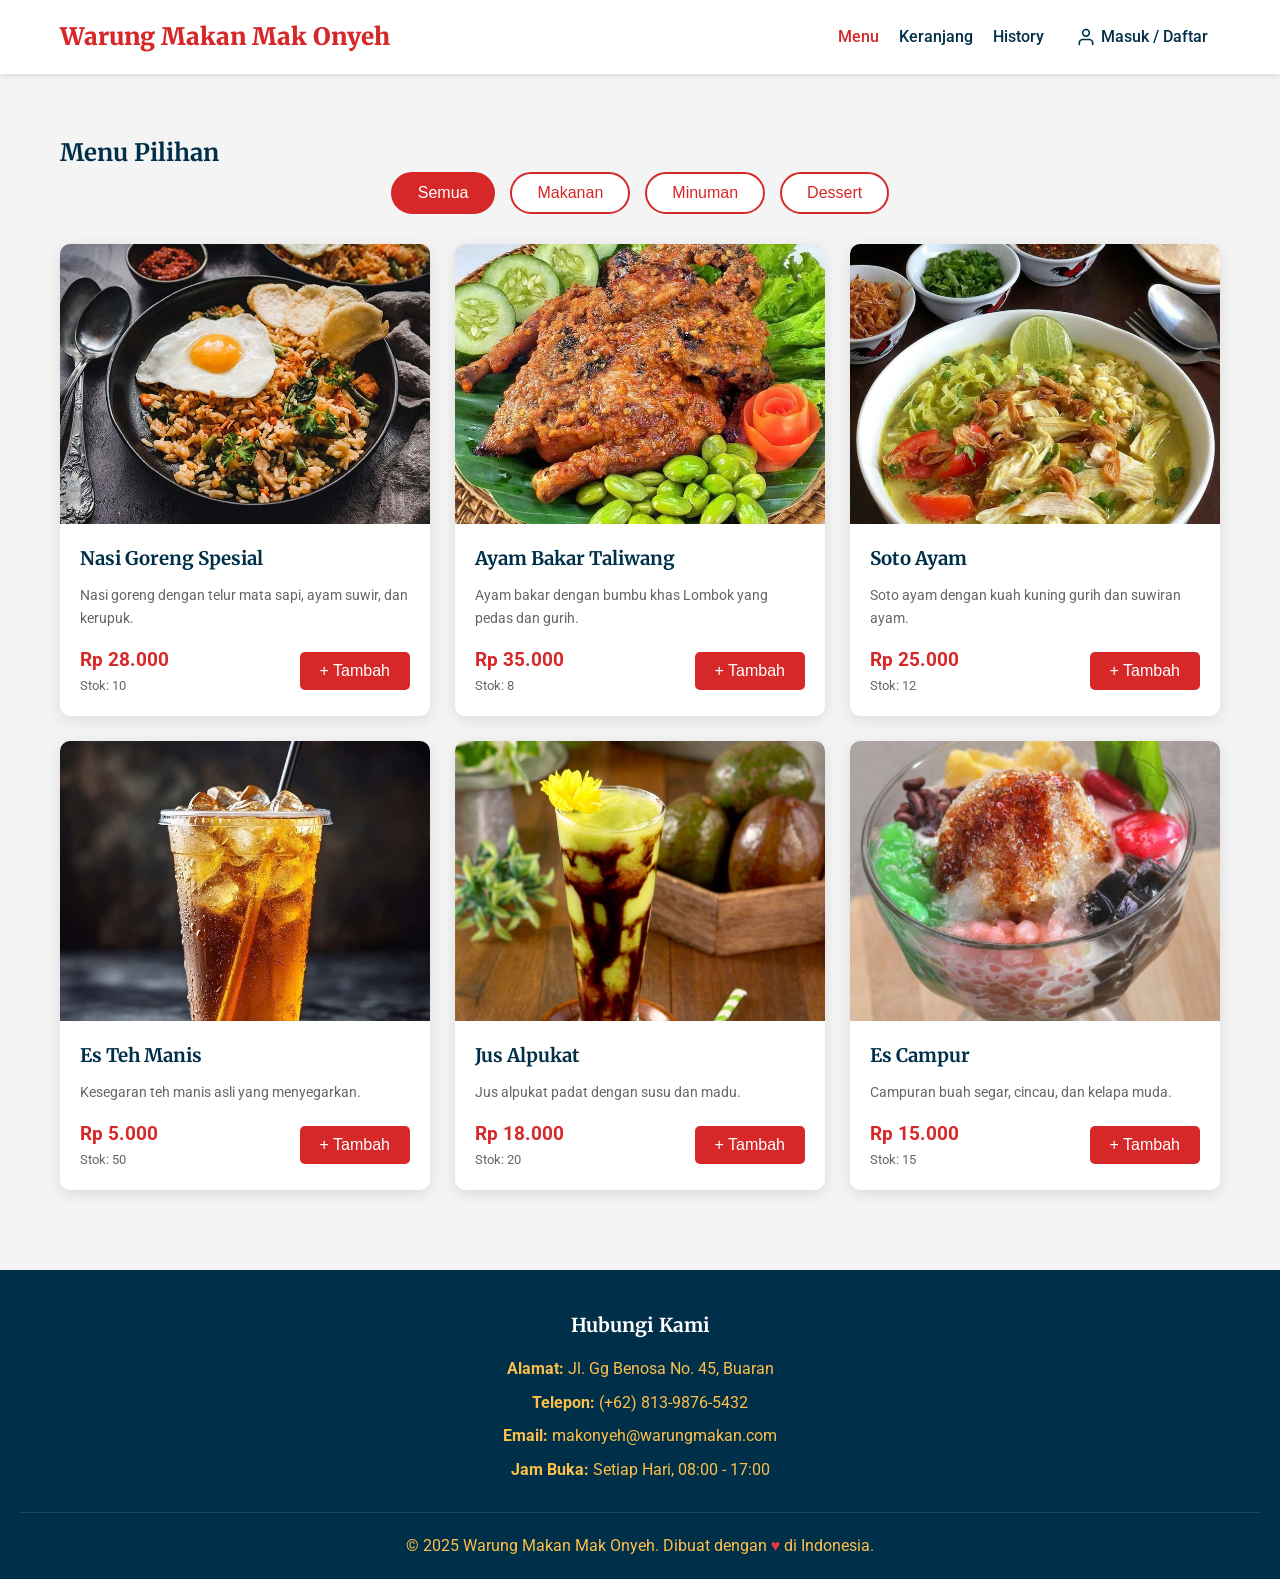
<file: index.html>
<!DOCTYPE html>
<html lang="id">
<head>
    <meta charset="UTF-8">
    <meta name="viewport" content="width=device-width, initial-scale=1.0">
    <title>Warung Makan Mak Onyeh</title>
    <link rel="preconnect" href="https://fonts.googleapis.com">
    <link rel="preconnect" href="https://fonts.gstatic.com" crossorigin>
    <link href="https://fonts.googleapis.com/css2?family=Merriweather:wght@700;900&family=Roboto:wght@400;500;700&display=swap" rel="stylesheet">
    <style>
        /* --- Global Styles & Reset --- */
        :root {
            --primary-color: #d62828;
            --primary-dark: #b71c1c;
            --secondary-color: #f77f00;
            --light-color: #fcbf49;
            --dark-color: #003049;
            --text-color: #333;
            --bg-light: #f4f4f4;
            --white: #ffffff;
            --border-color: #ddd;
            --shadow: 0 4px 15px rgba(0, 0, 0, 0.1);
        }

        * {
            margin: 0;
            padding: 0;
            box-sizing: border-box;
        }

        body {
            font-family: 'Roboto', sans-serif;
            background-color: var(--bg-light);
            color: var(--text-color);
            line-height: 1.6;
        }

        .container {
            max-width: 1200px;
            margin: 0 auto;
            padding: 0 20px;
        }

        h1, h2, h3 {
            font-family: 'Merriweather', serif;
            color: var(--dark-color);
        }

        a {
            text-decoration: none;
            color: var(--primary-color);
        }

        ul {
            list-style: none;
        }

        img {
            max-width: 100%;
            height: auto;
        }

        .btn {
            display: inline-block;
            padding: 10px 20px;
            background-color: var(--primary-color);
            color: var(--white);
            border: none;
            border-radius: 5px;
            cursor: pointer;
            font-size: 1rem;
            font-weight: 500;
            text-align: center;
            transition: background-color 0.3s ease;
        }

        .btn:hover:not(:disabled) {
            background-color: var(--primary-dark);
        }

        .btn:disabled {
            background-color: #ccc;
            cursor: not-allowed;
            opacity: 0.6;
        }

        .btn-secondary {
            background-color: var(--secondary-color);
        }
        .btn-secondary:hover {
            background-color: #e67700;
        }

        .hidden {
            display: none !important;
        }

        /* --- Login/Register Styles --- */
        .auth-container {
            position: relative;
        }

        .auth-toggle {
            cursor: pointer;
            font-weight: 500;
            color: var(--dark-color);
            display: flex;
            align-items: center;
            gap: 5px;
            padding: 8px 12px;
            border-radius: 5px;
            transition: background-color 0.3s;
        }

        .auth-toggle:hover {
            color: var(--primary-color);
            background-color: rgba(0, 0, 0, 0.05);
        }

        .auth-dropdown {
            position: absolute;
            top: 100%;
            right: 0;
            background-color: var(--white);
            border-radius: 8px;
            box-shadow: var(--shadow);
            padding: 20px;
            width: 300px;
            z-index: 1001;
            margin-top: 10px;
        }

        .auth-form {
            display: flex;
            flex-direction: column;
            gap: 15px;
        }

        .auth-form h3 {
            margin-bottom: 10px;
            text-align: center;
            color: var(--dark-color);
        }

        .form-group {
            margin-bottom: 0;
        }

        .form-group input {
            width: 100%;
            padding: 10px;
            border: 1px solid var(--border-color);
            border-radius: 5px;
            font-size: 1rem;
            transition: border-color 0.3s;
        }

        .form-group input:focus {
            outline: none;
            border-color: var(--primary-color);
        }

        .auth-actions {
            display: flex;
            justify-content: space-between;
            margin-top: 10px;
        }

        .auth-toggle-link {
            font-size: 0.9rem;
            color: var(--primary-color);
            cursor: pointer;
            text-align: center;
            margin-top: 10px;
            transition: text-decoration 0.3s;
        }

        .auth-toggle-link:hover {
            text-decoration: underline;
        }

        /* --- Header --- */
        .header {
            background-color: var(--white);
            box-shadow: 0 2px 5px rgba(0,0,0,0.1);
            position: sticky;
            top: 0;
            z-index: 1000;
        }

        .header .container {
            display: flex;
            justify-content: space-between;
            align-items: center;
            padding: 1rem 20px;
        }

        .logo {
            font-family: 'Merriweather', serif;
            font-size: 1.5rem;
            font-weight: 900;
            color: var(--primary-color);
        }

        .navbar {
            display: flex;
            align-items: center;
            gap: 20px;
        }

        .navbar ul {
            display: flex;
            gap: 20px;
            align-items: center;
            flex-wrap: wrap;
        }

        .navbar a {
            font-weight: 500;
            color: var(--dark-color);
            transition: color 0.3s;
        }

        .navbar a:hover, .navbar a.active {
            color: var(--primary-color);
        }

        .cart-icon {
            position: relative;
            cursor: pointer;
        }

        .cart-badge {
            position: absolute;
            top: -8px;
            right: -8px;
            background-color: var(--secondary-color);
            color: var(--white);
            border-radius: 50%;
            padding: 2px 6px;
            font-size: 0.75rem;
            font-weight: bold;
        }
        
        .stock-info {
            font-size: 0.8rem;
            color: #666;
        }

        /* --- Main Content & Views --- */
        main {
            padding-top: 20px;
        }
        .view {
            padding: 40px 0;
        }

        /* --- Menu Section --- */
        .menu-filters {
            display: flex;
            justify-content: center;
            gap: 15px;
            margin-bottom: 30px;
            flex-wrap: wrap;
        }

        .filter-btn {
            padding: 10px 25px;
            border: 2px solid var(--primary-color);
            background-color: var(--white);
            color: var(--primary-color);
            border-radius: 25px;
            cursor: pointer;
            font-weight: 500;
            font-size: 1rem;
            transition: all 0.3s ease;
        }

        .filter-btn:hover, .filter-btn.active {
            background-color: var(--primary-color);
            color: var(--white);
        }

        .menu-grid {
            display: grid;
            grid-template-columns: repeat(auto-fit, minmax(320px, 1fr));
            gap: 25px;
            margin-top: 30px;
        }

        .menu-item {
            background: var(--white);
            border-radius: 10px;
            box-shadow: var(--shadow);
            overflow: hidden;
            display: flex;
            flex-direction: column;
            height: 100%;
        }

        .menu-item img {
            width: 100%;
            height: 280px; /* Diperbesar dari 200px menjadi 280px */
            object-fit: cover;
        }

        .menu-info {
            padding: 20px;
            flex-grow: 1;
            display: flex;
            flex-direction: column;
        }

        .menu-info h3 {
            margin-bottom: 10px;
        }

        .menu-info p {
            font-size: 0.9rem;
            color: #666;
            flex-grow: 1;
        }

        .menu-footer {
            display: flex;
            justify-content: space-between;
            align-items: center;
            margin-top: 15px;
        }

        .price {
            font-weight: 700;
            font-size: 1.2rem;
            color: var(--primary-color);
        }

        /* --- Cart Section --- */
        .cart-table {
            width: 100%;
            border-collapse: collapse;
            margin-top: 20px;
        }

        .cart-table th, .cart-table td {
            padding: 12px;
            text-align: left;
            border-bottom: 1px solid var(--border-color);
        }

        .cart-table th {
            background-color: var(--bg-light);
            font-weight: 700;
        }

        .quantity-control {
            display: flex;
            align-items: center;
            gap: 10px;
        }

        .quantity-control button {
            background: var(--secondary-color);
            color: var(--white);
            border: none;
            width: 25px;
            height: 25px;
            border-radius: 50%;
            cursor: pointer;
            font-weight: bold;
        }
        .quantity-control button:hover {
            background: #e67700;
        }

        .cart-summary {
            text-align: right;
            margin-top: 20px;
        }

        .cart-summary h3 {
            font-size: 1.5rem;
        }

        .cart-actions {
            margin-top: 20px;
            display: flex;
            justify-content: space-between;
            gap: 15px;
        }

        /* --- Payment Section --- */
        .order-summary {
            background-color: var(--white);
            padding: 20px;
            border-radius: 10px;
            margin-bottom: 30px;
        }

        .order-summary h3 {
            margin-bottom: 15px;
        }

        .order-summary-item {
            display: flex;
            justify-content: space-between;
            padding-bottom: 10px;
            border-bottom: 1px dashed var(--border-color);
        }

        .order-summary-item:last-child {
            border-bottom: none;
            font-weight: 700;
            font-size: 1.2rem;
            color: var(--primary-color);
            margin-top: 10px;
        }

        .payment-form {
            background-color: var(--white);
            padding: 30px;
            border-radius: 10px;
        }

        .form-group {
            margin-bottom: 20px;
        }

        .form-group label {
            display: block;
            margin-bottom: 5px;
            font-weight: 500;
        }

        .form-group input, .form-group textarea {
            width: 100%;
            padding: 12px;
            border: 1px solid var(--border-color);
            border-radius: 5px;
            font-size: 1rem;
        }

        .payment-options {
            margin: 20px 0;
        }
        .payment-options .label {
            display: flex;
            align-items: center;
            gap: 10px;
            font-size: 1.1rem;
            cursor: pointer;
            margin-bottom: 10px;
        }
        .payment-options input[type="radio"] {
            width: auto;
        }
        
        .bank-details-container {
            margin-top: 20px;
            padding: 20px;
            border: 1px solid var(--border-color);
            border-radius: 10px;
            background-color: #f9f9f9;
        }
        
        .bank-details-container h4 {
            margin-bottom: 15px;
            color: var(--dark-color);
            font-size: 1.1rem;
        }
        
        .bank-details-container p {
            margin: 5px 0;
            font-family: monospace;
        }
        
        /* --- History Section --- */
        .history-list {
            margin-top: 30px;
        }

        .history-item {
            background: var(--white);
            border: 1px solid var(--border-color);
            border-radius: 10px;
            padding: 20px;
            margin-bottom: 20px;
            box-shadow: var(--shadow);
        }

        .history-header {
            display: flex;
            justify-content: space-between;
            align-items: center;
            border-bottom: 1px solid var(--border-color);
            padding-bottom: 10px;
            margin-bottom: 15px;
        }

        .history-header h3 {
            margin: 0;
            font-size: 1.2rem;
        }

        .history-header .status {
            background-color: #28a745;
            color: white;
            padding: 5px 10px;
            border-radius: 5px;
            font-size: 0.8rem;
        }

        .history-details p {
            margin: 5px 0;
        }
        .history-details ul {
            padding-left: 20px;
            margin-top: 10px;
        }
        .history-details li {
            margin-bottom: 5px;
        }

        /* --- Notification Toast --- */
        .notification {
            position: fixed;
            bottom: 20px;
            right: 20px;
            background-color: var(--dark-color);
            color: var(--white);
            padding: 15px 20px;
            border-radius: 5px;
            box-shadow: var(--shadow);
            transform: translateX(400px);
            transition: transform 0.3s ease;
            z-index: 2000;
            max-width: 350px;
        }

        .notification.show {
            transform: translateX(0);
        }

        /* --- Footer --- */
        .footer {
            background-color: var(--dark-color);
            color: var(--light-color);
            padding: 40px 20px 20px;
            margin-top: 40px;
        }

        .footer-content {
            max-width: 600px;
            margin: 0 auto;
            text-align: center;
            margin-bottom: 30px;
        }

        .footer-section h3 {
            color: var(--white);
            margin-bottom: 15px;
            font-size: 1.2rem;
        }

        .footer-section p {
            margin-bottom: 8px;
            color: var(--light-color);
        }

        .footer-bottom {
            text-align: center;
            padding-top: 20px;
            border-top: 1px solid rgba(255, 255, 255, 0.1);
        }

        /* --- Responsive --- */
        @media (max-width: 768px) {
            .header .container {
                flex-direction: column;
                gap: 15px;
            }
            .navbar ul {
                justify-content: center;
            }
            .cart-table {
                font-size: 0.9rem;
            }
            .cart-table th, .cart-table td {
                padding: 8px;
            }
            .history-header {
                flex-direction: column;
                align-items: flex-start;
                gap: 10px;
            }
            .auth-dropdown {
                width: 280px;
            }
            .menu-grid {
                grid-template-columns: repeat(auto-fit, minmax(280px, 1fr));
            }
            .menu-item img {
                height: 220px; /* Ukuran gambar sedikit lebih kecil di mobile */
            }
        }
    </style>
</head>
<body>

    <header class="header">
        <div class="container">
            <a href="#" class="logo">Warung Makan Mak Onyeh</a>
            <nav class="navbar">
                <ul>
                    <li><a href="#" data-view="menu-view" class="nav-link active">Menu</a></li>
                    <li><a href="#" data-view="keranjang-view" class="nav-link cart-icon">Keranjang <span class="cart-badge hidden">0</span></a></li>
                    <li><a href="#" data-view="history-view" class="nav-link">History</a></li>
                </ul>
                
                <!-- Login/Register Section -->
                <div class="auth-container">
                    <!-- Login/Register Toggle (shown when not logged in) -->
                    <div id="auth-toggle" class="auth-toggle">
                        <svg xmlns="http://www.w3.org/2000/svg" width="20" height="20" viewBox="0 0 24 24" fill="none" stroke="currentColor" stroke-width="2" stroke-linecap="round" stroke-linejoin="round">
                            <path d="M20 21v-2a4 4 0 0 0-4-4H8a4 4 0 0 0-4 4v2"></path>
                            <circle cx="12" cy="7" r="4"></circle>
                        </svg>
                        <span>Masuk / Daftar</span>
                    </div>
                    
                    <!-- User Info (shown when logged in) - Only logout button -->
                    <div id="user-info" class="hidden">
                        <button id="logout-btn" class="btn btn-secondary">Keluar</button>
                    </div>
                    
                    <!-- Login/Register Dropdown -->
                    <div id="auth-dropdown" class="auth-dropdown hidden">
                        <!-- Login Form -->
                        <div id="login-form" class="auth-form">
                            <h3>Masuk</h3>
                            <div class="form-group">
                                <input type="email" id="login-email" placeholder="Email" required>
                            </div>
                            <div class="form-group">
                                <input type="password" id="login-password" placeholder="Password" required>
                            </div>
                            <button id="login-submit" class="btn" style="width: 100%;">Masuk</button>
                            <div class="auth-toggle-link">Belum punya akun? Daftar</div>
                        </div>
                        
                        <!-- Register Form -->
                        <div id="register-form" class="auth-form hidden">
                            <h3>Daftar</h3>
                            <div class="form-group">
                                <input type="text" id="register-name" placeholder="Nama Lengkap" required>
                            </div>
                            <div class="form-group">
                                <input type="email" id="register-email" placeholder="Email" required>
                            </div>
                            <div class="form-group">
                                <input type="password" id="register-password" placeholder="Password" required>
                            </div>
                            <div class="form-group">
                                <input type="password" id="register-confirm-password" placeholder="Konfirmasi Password" required>
                            </div>
                            <button id="register-submit" class="btn" style="width: 100%;">Daftar</button>
                            <div class="auth-toggle-link">Sudah punya akun? Masuk</div>
                        </div>
                    </div>
                </div>
            </nav>
        </div>
    </header>

    <main>
        <!-- Menu View -->
        <section id="menu-view" class="view">
            <div class="container">
                <h2 class="section-title">Menu Pilihan</h2>
                <div class="menu-filters">
                    <button class="filter-btn active" data-filter="all">Semua</button>
                    <button class="filter-btn" data-filter="makanan">Makanan</button>
                    <button class="filter-btn" data-filter="minuman">Minuman</button>
                    <button class="filter-btn" data-filter="dessert">Dessert</button>
                </div>
                <div class="menu-grid" id="menu-grid">
                    <!-- Menu items will be dynamically inserted here by JavaScript -->
                </div>
            </div>
        </section>

        <!-- Keranjang View -->
        <section id="keranjang-view" class="view hidden">
            <div class="container">
                <h2>Keranjang Belanja Anda</h2>
                <div id="cart-content">
                    <!-- Cart items will be dynamically inserted here -->
                </div>
            </div>
        </section>

        <!-- History View -->
        <section id="history-view" class="view hidden">
            <div class="container">
                <h2>History Pemesanan</h2>
                <div id="history-content" class="history-list">
                    <!-- History items will be dynamically inserted here -->
                </div>
            </div>
        </section>

        <!-- Pembayaran View -->
        <section id="pembayaran-view" class="view hidden">
            <div class="container">
                <h2>Detail Pemesanan & Pembayaran</h2>
                <div class="order-summary" id="order-summary">
                    <!-- Order summary will be dynamically inserted here -->
                </div>
                <form class="payment-form" id="payment-form">
                    <div class="form-group">
                        <label for="cust-name">Nama Lengkap</label>
                        <input type="text" id="cust-name" required>
                    </div>
                    <div class="form-group">
                        <label for="cust-phone">No. HP</label>
                        <input type="tel" id="cust-phone" required>
                    </div>
                    <div class="form-group">
                        <label for="cust-address">Alamat Lengkap</label>
                        <textarea id="cust-address" rows="3" required></textarea>
                    </div>

                    <div class="payment-options">
                        <label class="label"><input type="radio" name="payment" value="cod" checked> Bayar di Tempat (COD)</label>
                        <label class="label"><input type="radio" name="payment" value="mandiri"> Transfer Bank (Mandiri)</label>
                        <label class="label"><input type="radio" name="payment" value="bca"> Transfer Bank (BCA)</label>
                        <label class="label"><input type="radio" name="payment" value="bri"> Transfer Bank (BRI)</label>
                    </div>
                    
                    <div id="bank-details-container" class="bank-details-container hidden">
                        <h4>Detail Rekening</h4>
                        <div id="mandiri-details">
                            <p><strong>Bank:</strong> Mandiri</p>
                            <p><strong>No. Rekening:</strong> 123-000-456-7890</p>
                            <p><strong>a.n.:</strong> Warung Mak Onyeh</p>
                        </div>
                        <div id="bca-details" class="hidden">
                            <p><strong>Bank:</strong> BCA</p>
                            <p><strong>No. Rekening:</strong> 987-000-654-3210</p>
                            <p><strong>a.n.:</strong> Warung Mak Onyeh</p>
                        </div>
                        <div id="bri-details" class="hidden">
                            <p><strong>Bank:</strong> BRI</p>
                            <p><strong>No. Rekening:</strong> 555-000-666-7777</p>
                            <p><strong>a.n.:</strong> Warung Mak Onyeh</p>
                        </div>
                    </div>

                    <button type="submit" class="btn" style="width: 100%; margin-top: 20px;">Pesan Sekarang</button>
                </form>
            </div>
        </section>
    </main>

    <footer class="footer">
        <div class="footer-content">
            <div class="footer-section">
                <h3>Hubungi Kami</h3>
                <p><strong>Alamat:</strong> Jl. Gg Benosa No. 45, Buaran</p>
                <p><strong>Telepon:</strong> (+62) 813-9876-5432</p>
                <p><strong>Email:</strong> makonyeh@warungmakan.com</p>
                <p><strong>Jam Buka:</strong> Setiap Hari, 08:00 - 17:00</p>
            </div>
        </div>
        <div class="footer-bottom">
            <p>&copy; 2025 Warung Makan Mak Onyeh. Dibuat dengan <span style="color: #e63946;">&hearts;</span> di Indonesia.</p>
        </div>
    </footer>

    <!-- Notification Toast -->
    <div id="notification" class="notification"></div>

    <script>
        document.addEventListener('DOMContentLoaded', () => {
            // --- DATA MENU (DENGAN STOK AWAL) ---
            const initialMenuData = [
                { id: 1, nama: 'Nasi Goreng Spesial', harga: 28000, kategori: 'makanan', gambar: 'nasgor.jpg', deskripsi: 'Nasi goreng dengan telur mata sapi, ayam suwir, dan kerupuk.', stock: 10 },
                { id: 2, nama: 'Ayam Bakar Taliwang', harga: 35000, kategori: 'makanan', gambar: 'ayambakar.jpg', deskripsi: 'Ayam bakar dengan bumbu khas Lombok yang pedas dan gurih.', stock: 8 },
                { id: 3, nama: 'Soto Ayam', harga: 25000, kategori: 'makanan', gambar: 'sotoayam.jpg', deskripsi: 'Soto ayam dengan kuah kuning gurih dan suwiran ayam.', stock: 12 },
                { id: 4, nama: 'Es Teh Manis', harga: 5000, kategori: 'minuman', gambar: 'teh.jpg', deskripsi: 'Kesegaran teh manis asli yang menyegarkan.', stock: 50 },
                { id: 5, nama: 'Jus Alpukat', harga: 18000, kategori: 'minuman', gambar: 'jusalpukat.jpg', deskripsi: 'Jus alpukat padat dengan susu dan madu.', stock: 20 },
                { id: 6, nama: 'Es Campur', harga: 15000, kategori: 'dessert', gambar: 'Escampur.jpg', deskripsi: 'Campuran buah segar, cincau, dan kelapa muda.', stock: 15 }
            ];

            // --- STATE MANAGEMENT ---
            let menuData = JSON.parse(localStorage.getItem('warungMenuData')) || initialMenuData;
            let cart = JSON.parse(localStorage.getItem('warungCart')) || [];
            let orderHistory = JSON.parse(localStorage.getItem('warungOrderHistory')) || [];
            let activeFilter = 'all';
            
            // --- AUTH STATE ---
            // Check if user is already logged in from previous session
            let currentUser = JSON.parse(localStorage.getItem('warungCurrentUser')) || null;
            let users = JSON.parse(localStorage.getItem('warungUsers')) || [];
            
            // --- DOM ELEMENTS ---
            const views = document.querySelectorAll('.view');
            const menuGrid = document.getElementById('menu-grid');
            const cartContent = document.getElementById('cart-content');
            const historyContent = document.getElementById('history-content');
            const orderSummary = document.getElementById('order-summary');
            const paymentForm = document.getElementById('payment-form');
            const cartBadge = document.querySelector('.cart-badge');
            const notification = document.getElementById('notification');
            const bankDetailsContainer = document.getElementById('bank-details-container');
            const paymentRadios = document.querySelectorAll('input[name="payment"]');
            
            // --- AUTH DOM ELEMENTS ---
            const authToggle = document.getElementById('auth-toggle');
            const authDropdown = document.getElementById('auth-dropdown');
            const loginForm = document.getElementById('login-form');
            const registerForm = document.getElementById('register-form');
            const userInfo = document.getElementById('user-info');
            const logoutBtn = document.getElementById('logout-btn');
            
            // --- AUTH FUNCTIONS ---
            function updateAuthUI() {
                if (currentUser) {
                    // User is logged in
                    authToggle.classList.add('hidden');
                    userInfo.classList.remove('hidden');
                    
                    // Pre-fill payment form with user data
                    document.getElementById('cust-name').value = currentUser.name;
                    
                    // Show welcome notification if user just logged in
                    if (sessionStorage.getItem('justLoggedIn') === 'true') {
                        showNotification(`Selamat datang kembali, ${currentUser.name}!`);
                        sessionStorage.removeItem('justLoggedIn');
                    }
                } else {
                    // User is not logged in
                    authToggle.classList.remove('hidden');
                    userInfo.classList.add('hidden');
                }
            }
            
            function toggleAuthDropdown() {
                authDropdown.classList.toggle('hidden');
            }
            
            function showLoginForm() {
                loginForm.classList.remove('hidden');
                registerForm.classList.add('hidden');
            }
            
            function showRegisterForm() {
                loginForm.classList.add('hidden');
                registerForm.classList.remove('hidden');
            }
            
            function login(email, password) {
                // Find user in database
                const user = users.find(u => u.email === email && u.password === password);
                
                if (user) {
                    currentUser = user;
                    localStorage.setItem('warungCurrentUser', JSON.stringify(currentUser));
                    
                    // Set flag to show welcome notification on next page load
                    sessionStorage.setItem('justLoggedIn', 'true');
                    
                    updateAuthUI();
                    toggleAuthDropdown();
                    return true;
                } else {
                    showNotification('Email atau password salah!');
                    return false;
                }
            }
            
            function register(name, email, password) {
                // Check if email already exists
                if (users.find(u => u.email === email)) {
                    showNotification('Email sudah terdaftar!');
                    return false;
                }
                
                // Create new user
                const newUser = {
                    id: Date.now(),
                    name,
                    email,
                    password
                };
                
                // Add to users array
                users.push(newUser);
                localStorage.setItem('warungUsers', JSON.stringify(users));
                
                // Show success message and switch to login form
                showNotification('Akun berhasil dibuat! Silakan masuk dengan akun Anda.');
                showLoginForm();
                
                // Clear registration form
                document.getElementById('register-name').value = '';
                document.getElementById('register-email').value = '';
                document.getElementById('register-password').value = '';
                document.getElementById('register-confirm-password').value = '';
                
                return true;
            }
            
            function logout() {
                currentUser = null;
                localStorage.removeItem('warungCurrentUser');
                updateAuthUI();
                showNotification('Anda telah keluar dari akun.');
            }

            // --- FUNCTIONS ---
            function showView(viewId) {
                views.forEach(view => view.classList.add('hidden'));
                const targetView = document.getElementById(viewId);
                if (targetView) {
                    targetView.classList.remove('hidden');
                }

                document.querySelectorAll('.nav-link').forEach(link => {
                    if (link.dataset.view === viewId) {
                        link.classList.add('active');
                    } else {
                        link.classList.remove('active');
                    }
                });

                if (viewId === 'keranjang-view') {
                    renderCart();
                } else if (viewId === 'history-view') {
                    renderOrderHistory();
                } else if (viewId === 'menu-view') {
                    renderMenu(activeFilter);
                }
            }

            function renderMenu(filter = 'all') {
                const filteredData = filter === 'all' 
                    ? menuData 
                    : menuData.filter(item => item.kategori === filter);

                menuGrid.innerHTML = filteredData.map(item => `
                    <div class="menu-item">
                        <img src="${item.gambar}" alt="${item.nama}">
                        <div class="menu-info">
                            <h3>${item.nama}</h3>
                            <p>${item.deskripsi}</p>
                            <div class="menu-footer">
                                <div>
                                    <span class="price">Rp ${item.harga.toLocaleString('id-ID')}</span>
                                    <div class="stock-info">Stok: ${item.stock}</div>
                                </div>
                                <button class="btn btn-add-to-cart" data-item-id="${item.id}" ${item.stock === 0 ? 'disabled' : ''}>
                                    ${item.stock === 0 ? 'Habis' : '+ Tambah'}
                                </button>
                            </div>
                        </div>
                    </div>
                `).join('');
            }

            function updateStock(itemId, change) {
                const item = menuData.find(item => item.id === itemId);
                if (item) {
                    item.stock += change;
                    if (item.stock < 0) item.stock = 0;
                    saveMenuData();
                }
            }

            function addToCart(itemId) {
                const itemToAdd = menuData.find(item => item.id === itemId);
                if (!itemToAdd || itemToAdd.stock === 0) {
                    showNotification('Stok habis!');
                    return;
                }

                const existingItem = cart.find(item => item.id === itemId);

                if (existingItem) {
                    existingItem.jumlah++;
                } else {
                    cart.push({ ...itemToAdd, jumlah: 1 });
                }
                
                updateStock(itemId, -1);
                saveCart();
                updateCartBadge();
                renderMenu(activeFilter);
                showNotification(`${itemToAdd.nama} ditambahkan ke keranjang!`);
            }

            function removeFromCart(itemId) {
                const itemInCart = cart.find(item => item.id === itemId);
                if (itemInCart) {
                    updateStock(itemId, itemInCart.jumlah);
                }
                cart = cart.filter(item => item.id !== itemId);
                saveCart();
                renderCart();
                updateCartBadge();
                renderMenu(activeFilter);
            }

            function updateQuantity(itemId, change) {
                const item = cart.find(item => item.id === itemId);
                if (item) {
                    const stockAvailable = menuData.find(m => m.id === itemId).stock;
                    
                    if (change > 0 && stockAvailable === 0) {
                        showNotification('Stok tidak cukup!');
                        return;
                    }

                    item.jumlah += change;
                    updateStock(itemId, -change);

                    if (item.jumlah <= 0) {
                        removeFromCart(itemId);
                    } else {
                        saveCart();
                        renderCart();
                    }
                    renderMenu(activeFilter);
                }
            }

            function calculateTotal() {
                return cart.reduce((total, item) => total + (item.harga * item.jumlah), 0);
            }

            function renderCart() {
                if (cart.length === 0) {
                    cartContent.innerHTML = '<p>Keranjang Anda kosong. <a href="#" data-view="menu-view" class="nav-link">Ayo, belanja sekarang!</a></p>';
                    return;
                }

                cartContent.innerHTML = `
                    <table class="cart-table">
                        <thead>
                            <tr>
                                <th>Produk</th>
                                <th>Jumlah</th>
                                <th>Harga</th>
                                <th>Total</th>
                                <th>Aksi</th>
                            </tr>
                        </thead>
                        <tbody>
                            ${cart.map(item => `
                                <tr>
                                    <td>${item.nama}</td>
                                    <td>
                                        <div class="quantity-control">
                                            <button class="quantity-decrease" data-item-id="${item.id}">-</button>
                                            <span>${item.jumlah}</span>
                                            <button class="quantity-increase" data-item-id="${item.id}">+</button>
                                        </div>
                                    </td>
                                    <td>Rp ${item.harga.toLocaleString('id-ID')}</td>
                                    <td>Rp ${(item.harga * item.jumlah).toLocaleString('id-ID')}</td>
                                    <td><button class="btn btn-secondary btn-remove-from-cart" data-item-id="${item.id}">Hapus</button></td>
                                </tr>
                            `).join('')}
                        </tbody>
                    </table>
                    <div class="cart-summary">
                        <h3>Total: Rp ${calculateTotal().toLocaleString('id-ID')}</h3>
                    </div>
                    <div class="cart-actions">
                         <a href="#" data-view="menu-view" class="nav-link btn btn-secondary" style="flex-grow:1; text-align:center;">Lanjut Belanja</a>
                         <a href="#" data-view="pembayaran-view" class="nav-link btn" style="flex-grow:1; text-align:center;">Lanjut ke Pembayaran</a>
                    </div>
                `;
            }

            function renderOrderSummary() {
                if (cart.length === 0) {
                    showView('keranjang-view');
                    showNotification('Keranjang belanja kosong!');
                    return;
                }
                orderSummary.innerHTML = `
                    <h3>Ringkasan Pesanan</h3>
                    ${cart.map(item => `
                        <div class="order-summary-item">
                            <span>${item.jumlah}x ${item.nama}</span>
                            <span>Rp ${(item.harga * item.jumlah).toLocaleString('id-ID')}</span>
                        </div>
                    `).join('')}
                    <div class="order-summary-item">
                        <span>Total Pembayaran</span>
                        <span>Rp ${calculateTotal().toLocaleString('id-ID')}</span>
                    </div>
                `;
            }

            function renderOrderHistory() {
                if (orderHistory.length === 0) {
                    historyContent.innerHTML = '<p>Belum ada riwayat pemesanan.</p>';
                    return;
                }

                historyContent.innerHTML = orderHistory.map(order => {
                    const orderDate = new Date(order.timestamp).toLocaleString('id-ID');
                    let paymentMethodText = '';
                    switch(order.payment) {
                        case 'cod':
                            paymentMethodText = 'Bayar di Tempat (COD)';
                            break;
                        case 'mandiri':
                            paymentMethodText = 'Transfer Bank (Mandiri)';
                            break;
                        case 'bca':
                            paymentMethodText = 'Transfer Bank (BCA)';
                            break;
                        case 'bri':
                            paymentMethodText = 'Transfer Bank (BRI)';
                            break;
                        default:
                            paymentMethodText = order.payment;
                    }

                    return `
                        <div class="history-item">
                            <div class="history-header">
                                <h3>${order.customer.name}</h3>
                                <span class="status">Selesai</span>
                            </div>
                            <div class="history-details">
                                <p><strong>Tanggal:</strong> ${orderDate}</p>
                                <p><strong>No. HP:</strong> ${order.customer.phone}</p>
                                <p><strong>Alamat:</strong> ${order.customer.address}</p>
                                <p><strong>Pembayaran:</strong> ${paymentMethodText}</p>
                                <p><strong>Total:</strong> Rp ${order.total.toLocaleString('id-ID')}</p>
                                <p><strong>Items:</strong></p>
                                <ul>
                                    ${order.order.map(item => `<li>${item.jumlah}x ${item.nama}</li>`).join('')}
                                </ul>
                            </div>
                        </div>
                    `;
                }).join('');
            }
            
            function saveMenuData() {
                localStorage.setItem('warungMenuData', JSON.stringify(menuData));
            }

            function saveCart() {
                localStorage.setItem('warungCart', JSON.stringify(cart));
            }

            function saveOrderHistory() {
                localStorage.setItem('warungOrderHistory', JSON.stringify(orderHistory));
            }

            function updateCartBadge() {
                const totalItems = cart.reduce((sum, item) => sum + item.jumlah, 0);
                if (totalItems > 0) {
                    cartBadge.textContent = totalItems;
                    cartBadge.classList.remove('hidden');
                } else {
                    cartBadge.classList.add('hidden');
                }
            }

            function showNotification(message, duration = 3000) {
                notification.textContent = message;
                notification.classList.add('show');
                setTimeout(() => {
                    notification.classList.remove('show');
                }, duration);
            }

            // --- EVENT LISTENERS ---
            document.body.addEventListener('click', (e) => {
                const target = e.target.closest('a, button');
                if (!target) return;

                if (target.matches('.filter-btn')) {
                    document.querySelectorAll('.filter-btn').forEach(btn => btn.classList.remove('active'));
                    target.classList.add('active');
                    activeFilter = target.dataset.filter;
                    renderMenu(activeFilter);
                    return;
                }

                if (target.matches('.nav-link')) {
                    e.preventDefault();
                    const viewId = target.dataset.view;
                    if (viewId === 'pembayaran-view') {
                        renderOrderSummary();
                    }
                    showView(viewId);
                    return;
                }

                if (target.matches('.btn-add-to-cart')) {
                    const itemId = parseInt(target.dataset.itemId);
                    addToCart(itemId);
                    return;
                }

                if (target.matches('.quantity-increase')) {
                    const itemId = parseInt(target.dataset.itemId);
                    updateQuantity(itemId, 1);
                    return;
                }
                
                if (target.matches('.quantity-decrease')) {
                    const itemId = parseInt(target.dataset.itemId);
                    updateQuantity(itemId, -1);
                    return;
                }

                if (target.matches('.btn-remove-from-cart')) {
                    const itemId = parseInt(target.dataset.itemId);
                    removeFromCart(itemId);
                    return;
                }
            });

            // --- AUTH EVENT LISTENERS ---
            authToggle.addEventListener('click', toggleAuthDropdown);
            
            document.querySelectorAll('.auth-toggle-link').forEach(link => {
                link.addEventListener('click', () => {
                    if (loginForm.classList.contains('hidden')) {
                        showLoginForm();
                    } else {
                        showRegisterForm();
                    }
                });
            });
            
            document.getElementById('login-submit').addEventListener('click', () => {
                const email = document.getElementById('login-email').value;
                const password = document.getElementById('login-password').value;
                
                if (login(email, password)) {
                    // Clear form
                    document.getElementById('login-email').value = '';
                    document.getElementById('login-password').value = '';
                    showNotification(`Selamat datang kembali, ${currentUser.name}!`);
                }
            });
            
            document.getElementById('register-submit').addEventListener('click', () => {
                const name = document.getElementById('register-name').value;
                const email = document.getElementById('register-email').value;
                const password = document.getElementById('register-password').value;
                const confirmPassword = document.getElementById('register-confirm-password').value;
                
                if (password !== confirmPassword) {
                    showNotification('Password tidak cocok!');
                    return;
                }
                
                register(name, email, password);
            });
            
            logoutBtn.addEventListener('click', logout);
            
            // Close dropdown when clicking outside
            document.addEventListener('click', (e) => {
                if (!e.target.closest('.auth-container') && !authDropdown.classList.contains('hidden')) {
                    authDropdown.classList.add('hidden');
                }
            });

            // --- PAYMENT METHOD LISTENER ---
            paymentRadios.forEach(radio => {
                radio.addEventListener('change', (e) => {
                    const selectedPayment = e.target.value;
                    const allBankDetails = bankDetailsContainer.querySelectorAll('[id$="-details"]');
                    
                    if (selectedPayment === 'cod') {
                        bankDetailsContainer.classList.add('hidden');
                    } else {
                        bankDetailsContainer.classList.remove('hidden');
                        allBankDetails.forEach(detail => detail.classList.add('hidden'));
                        const targetDetail = document.getElementById(`${selectedPayment}-details`);
                        if(targetDetail) {
                            targetDetail.classList.remove('hidden');
                        }
                    }
                });
            });

            paymentForm.addEventListener('submit', (e) => {
                e.preventDefault();
                
                const customerData = {
                    name: document.getElementById('cust-name').value,
                    phone: document.getElementById('cust-phone').value,
                    address: document.getElementById('cust-address').value,
                };
                
                const newOrder = {
                    customer: customerData,
                    payment: document.querySelector('input[name="payment"]:checked').value,
                    order: [...cart],
                    total: calculateTotal(),
                    timestamp: new Date().toISOString()
                };

                orderHistory.unshift(newOrder);
                saveOrderHistory();
                
                console.log('Pesanan Diterima:', newOrder);

                let finalNotification = '';
                const totalHarga = newOrder.total.toLocaleString('id-ID');
                let paymentMethodText = '';
                switch(newOrder.payment) {
                    case 'cod':
                        paymentMethodText = 'Bayar di Tempat (COD)';
                        finalNotification = `Pesanan Anda sebesar Rp ${totalHarga} siap kami antar. Silakan siapkan uang pada saat pesanan tiba. Terima kasih, ${customerData.name}!`;
                        break;
                    case 'mandiri':
                        paymentMethodText = 'Transfer Bank (Mandiri)';
                        finalNotification = `Silakan lakukan pembayaran sebesar Rp ${totalHarga} ke rekening Bank Mandiri. Pesanan akan kami proses setelah pembayaran dikonfirmasi. Terima kasih, ${customerData.name}!`;
                        break;
                    case 'bca':
                        paymentMethodText = 'Transfer Bank (BCA)';
                        finalNotification = `Silakan lakukan pembayaran sebesar Rp ${totalHarga} ke rekening Bank BCA. Pesanan akan kami proses setelah pembayaran dikonfirmasi. Terima kasih, ${customerData.name}!`;
                        break;
                    case 'bri':
                        paymentMethodText = 'Transfer Bank (BRI)';
                        finalNotification = `Silakan lakukan pembayaran sebesar Rp ${totalHarga} ke rekening Bank BRI. Pesanan akan kami proses setelah pembayaran dikonfirmasi. Terima kasih, ${customerData.name}!`;
                        break;
                }
                
                showNotification(finalNotification, 7000);
                
                cart = [];
                saveCart();
                updateCartBadge();
                paymentForm.reset();
                bankDetailsContainer.classList.add('hidden');
                
                setTimeout(() => {
                    showView('menu-view');
                }, 1000);
            });

            // --- INITIALIZATION ---
            renderMenu(activeFilter);
            renderCart();
            updateCartBadge();
            updateAuthUI();
        });
    </script>
</body>
</html>
</file>
